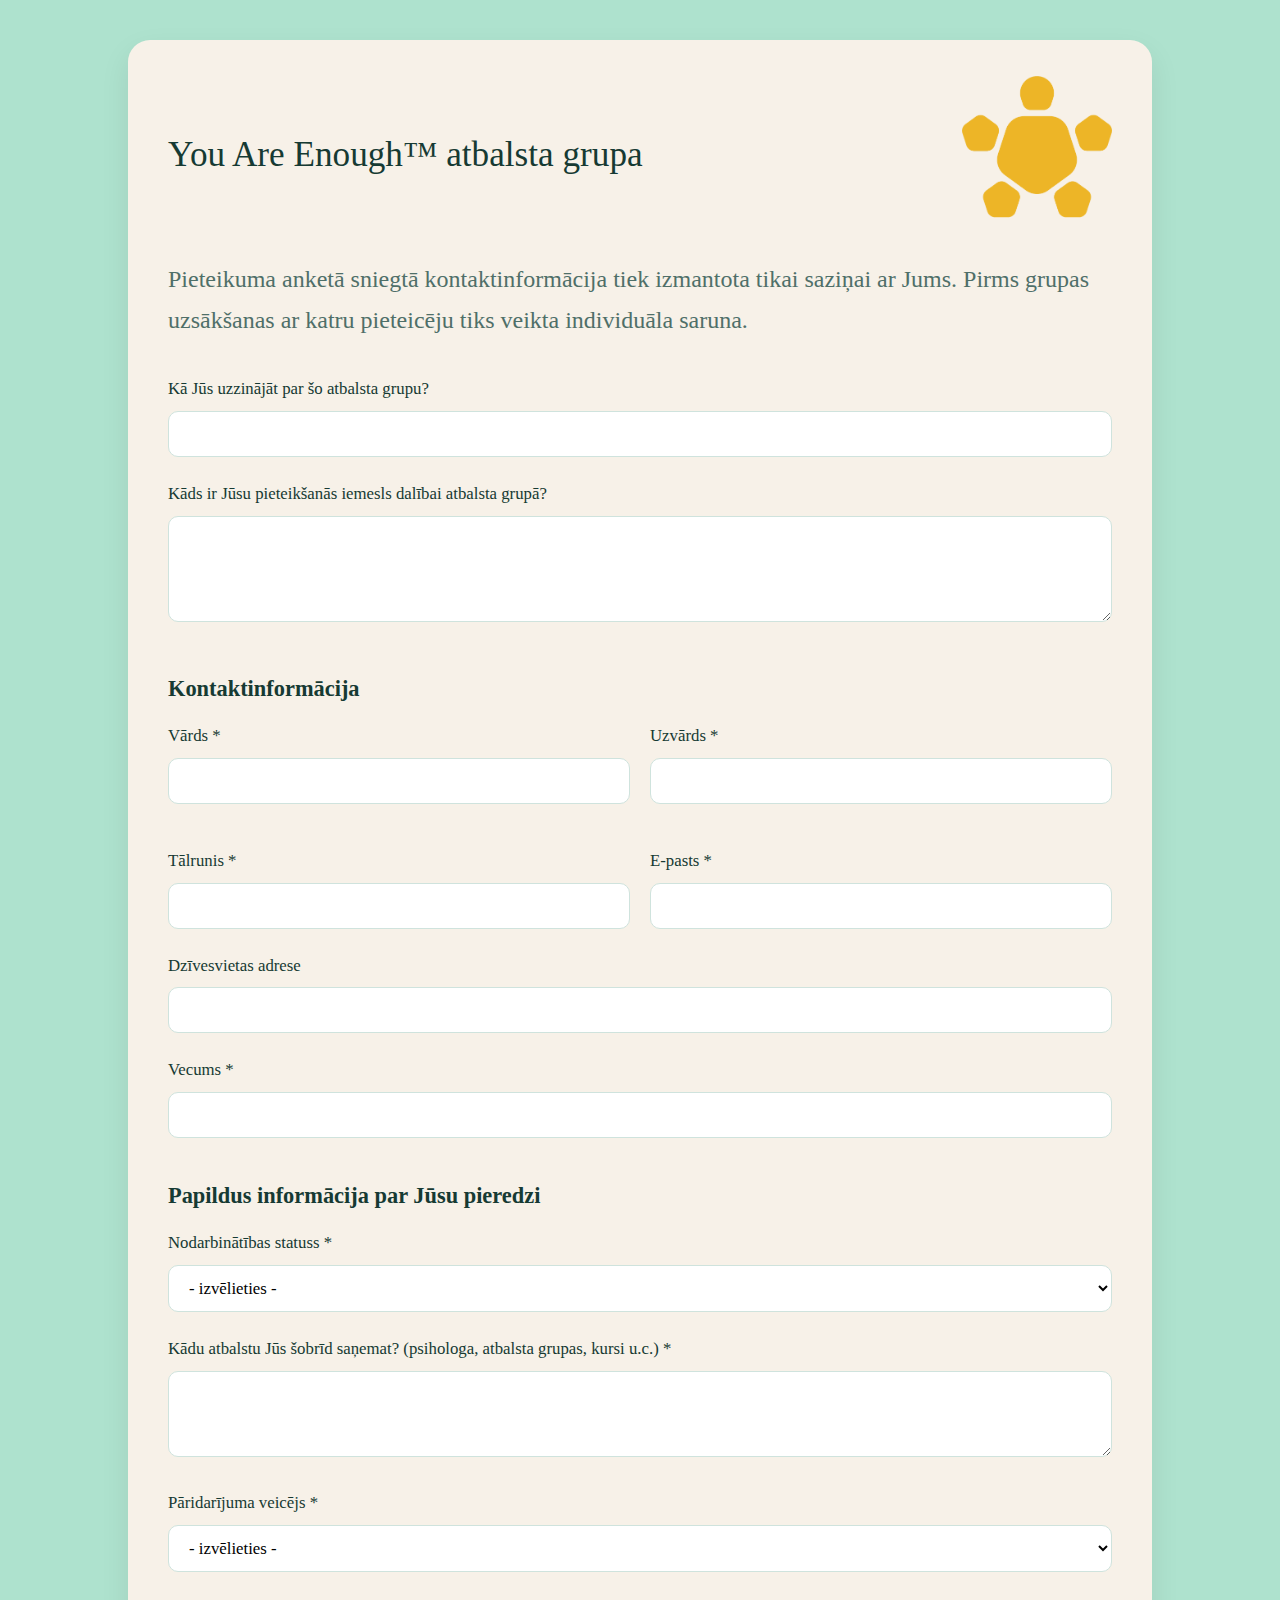
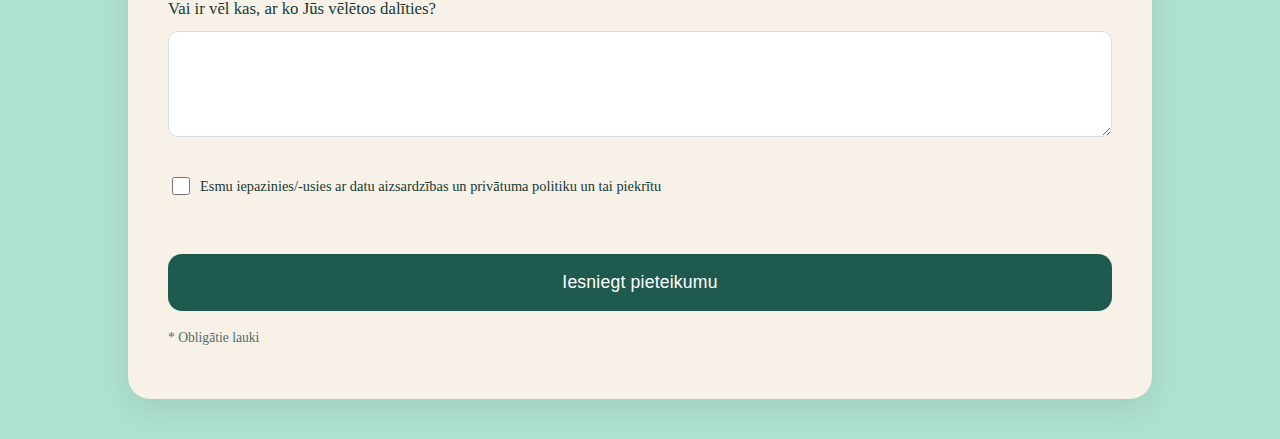
<file: index.html>
<!DOCTYPE html>
<html lang="lv">

<head>
    <meta charset="UTF-8" />
    <meta name="viewport" content="width=device-width, initial-scale=1.0" />
    <title>You Are Enough™ - Pieteikuma anketa</title>
    <link rel="stylesheet" href="style.css" />
</head>

<body>

    <div class="form-wrapper">

        <div class="header">
            <h1>You Are Enough™ atbalsta grupa</h1>

            <div class="logo">
                <img src="logo.png" alt="Bērna māja logo">
            </div>
        </div>

        <p class="intro">
            Pieteikuma anketā sniegtā kontaktinformācija tiek izmantota tikai saziņai ar Jums.
            Pirms grupas uzsākšanas ar katru pieteicēju tiks veikta individuāla saruna.
        </p>

        <form id="applicationForm">

            <label>
                Kā Jūs uzzinājāt par šo atbalsta grupu?
                <input type="text" name="source" />
            </label>

            <label>
                Kāds ir Jūsu pieteikšanās iemesls dalībai atbalsta grupā?
                <textarea name="reason" rows="4"></textarea>
            </label>

            <h2>Kontaktinformācija</h2>

            <div class="grid">
                <label>
                    Vārds *
                    <input type="text" name="firstName" required />
                </label>

                <label>
                    Uzvārds *
                    <input type="text" name="lastName" required />
                </label>

                <label>
                    Tālrunis *
                    <input type="tel" name="phone" required />
                </label>

                <label>
                    E-pasts *
                    <input type="email" name="email" required />
                </label>
            </div>

            <label>
                Dzīvesvietas adrese
                <input type="text" name="address" />
            </label>

            <label>
                Vecums *
                <input type="number" name="age" min="18" required />
            </label>

            <h2>Papildus informācija par Jūsu pieredzi</h2>
            <label>
                Nodarbinātības statuss *
                <select name="workStatus" required>
                    <option value="">- izvēlieties -</option>
                    <option>Darba ņēmējs</option>
                    <option>Pašnodarbinātais/uzņēmējs</option>
                    <option>Bezdarbnieks</option>
                    <option>Pensionārs</option>
                    <option>Students</option>
                    <option>Darbnespēja</option>
                    <option>Cits</option>
                </select>
            </label>

            <label>
                Kādu atbalstu Jūs šobrīd saņemat? (psihologa, atbalsta grupas, kursi u.c.) *
                <textarea name="currentSupport" rows="3" required></textarea>
            </label>

            <label>
                Pāridarījuma veicējs *
                <select name="offender" id="offenderSelect" required>
                    <option value="">- izvēlieties -</option>
                    <option value="Tuvs cilvēks">Cilvēks no ģimenes loka/tuvs cilvēks</option>
                    <option value="Persona no ārpuses">Persona ārpus ģimenes</option>
                    <option value="Interneta paziņa">Interneta paziņa</option>
                    <option value="Cits">Cits</option>
                </select>
            </label>

            <label id="offenderOtherWrapper" style="display: none;">
                Lūdzu, norādiet, kas tieši
                <input type="text" name="offenderOther" id="offenderOtherInput" placeholder="Norādiet" />
            </label>

            <label>
                Vai ir vēl kas, ar ko Jūs vēlētos dalīties?
                <textarea name="additionalInfo" rows="4"></textarea>
            </label>

            <label class="checkbox">
                <input type="checkbox" required />
                Esmu iepazinies/-usies ar datu aizsardzības un privātuma politiku un tai piekrītu
            </label>

            <button type="submit">Iesniegt pieteikumu</button>

            <p class="note">
                * Obligātie lauki
            </p>

        </form>

    </div>
    <script src="script.js"></script>
    <script src="iframe-resize.js"></script>
</body>

</html>
</file>
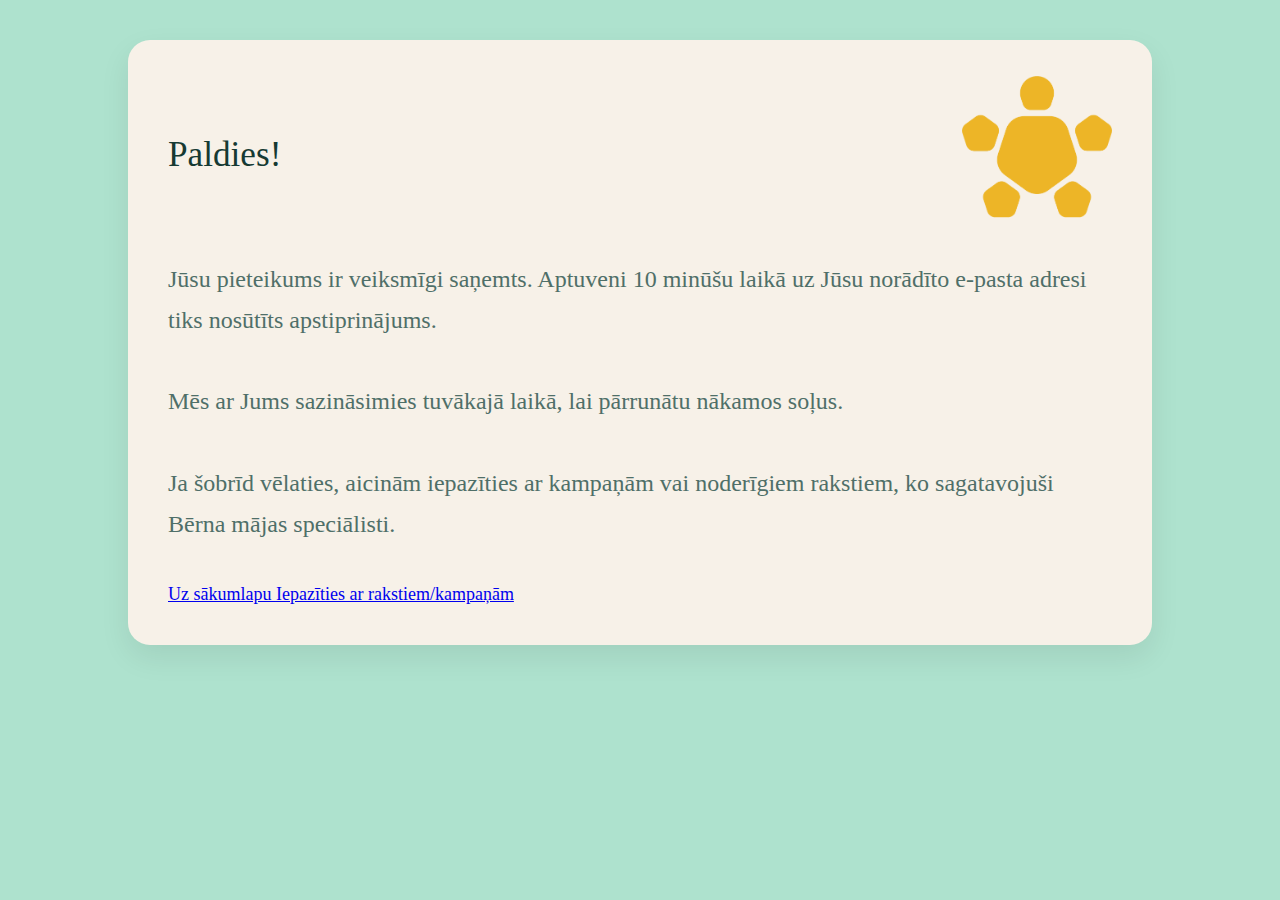
<file: thank-you.html>
<!DOCTYPE html>
<html lang="lv">

<head>
    <meta charset="UTF-8" />
    <meta name="viewport" content="width=device-width, initial-scale=1.0" />
    <title>Paldies – You Are Enough™</title>
    <link rel="stylesheet" href="style.css" />
</head>

<body>
    <div class="form-wrapper">

        <div class="header">
            <h1>Paldies!</h1>
            <div class="logo">
                <img src="logo.png" alt="Bērna māja logo">
            </div>
        </div>

        <p class="intro">

            Jūsu pieteikums ir veiksmīgi saņemts.
            Aptuveni 10 minūšu laikā uz Jūsu norādīto e-pasta adresi tiks nosūtīts apstiprinājums.

            <br><br>
            Mēs ar Jums sazināsimies tuvākajā laikā, lai pārrunātu nākamos soļus.

            <br><br>
            Ja šobrīd vēlaties, aicinām iepazīties ar kampaņām vai noderīgiem rakstiem, ko sagatavojuši Bērna mājas
            speciālisti.
        </p>


        <div class="thankyou-buttons">
            <a href="https://www.bernamaja.lv/" class="btn btn-secondary" target="_top">
                Uz sākumlapu
            </a>

            <a href="https://www.bernamaja.lv/resursi" class="btn btn-primary" target="_top">
                Iepazīties ar rakstiem/kampaņām
            </a>
        </div>


    </div>
    <script src="iframe-resize.js"></script>
</body>

</html>
</file>
<file: style.css>
:root {
    --bg-page: #AEE2CE;
    --bg-card: #F7F1E8;

    --text-main: #163a33;
    --text-muted: #4f6f68;

    --border-soft: #cfe3dd;

    --accent-dark: #163a33;
}

/* Reset */

* {
    box-sizing: border-box;
}

/* Page */

body {
    margin: 0;
    background: var(--bg-page);
    color: var(--text-main);
    font-family: Georgia, "Times New Roman", serif;
    font-size: 18px;
    line-height: 1.6;
}

/* Card */

.form-wrapper {
    max-width: 1024px;  
    margin: 40px auto;
    padding: 36px 40px;
    background: var(--bg-card);
    border-radius: 22px;
    box-shadow: 0 12px 30px rgba(0, 0, 0, 0.08);
}

.header {
    display: flex;
    align-items: center;
    justify-content: space-between;
    gap: 16px;
    margin-bottom: 24px;
}

.header h1 {
    margin: 0;
    font-size: 2.2rem;
    line-height: 1.25;
}

.logo img {
    max-width: 150px;
    opacity: 0.95;
    width: 100%;
    height: auto;
}

/* Headings */

h1 {
    font-size: 2.4rem;
    font-weight: 500;
    margin-bottom: 16px;
}

h2 {
    margin-top: 40px;
    margin-bottom: 16px;
    font-size: 1.4rem;
}

/* Intro */

.intro {
    font-size: 1.5rem;
    color: var(--text-muted);
    margin-bottom: 36px;
    line-height: 1.7;
}

/* Labels & fields */

label {
    display: block;
    margin-bottom: 24px;
    font-size: 1.05rem;
}

input,
textarea,
select {
    width: 100%;
    margin-top: 8px;
    padding: 12px 16px;
    border-radius: 10px;
    border: 1px solid var(--border-soft);
    font-family: Georgia, "Times New Roman", serif;
    font-size: 1.05rem;
    background: #fff;
}

input:focus,
textarea:focus,
select:focus {
    outline: none;
    border-color: var(--accent-dark);
    box-shadow: 0 0 0 3px rgba(22, 58, 51, 0.15);
}

/* Grid */

.grid {
    display: grid;
    grid-template-columns: 1fr 1fr;
    gap: 20px;
}

/* Checkbox */

.checkbox {
  display: grid;
  grid-template-columns: 20px 1fr;
  gap: 12px;
  align-items: center;

  margin-top: 28px;
  font-size: 0.9rem;
  line-height: 1.4;
}

.checkbox label {
  line-height: 1.35;
}

.checkbox input {
    margin-top: 4px;
    width: 18px;
    height: 18px;
    accent-color: #1f5a4f;
}


/* Button */

button {
    margin-top: 32px;
    padding: 18px 20px;
    width: 100%;
    border-radius: 14px;
    border: none;

    background: #1f5a4f;
    color: #ffffff;

    font-size: 1.1rem;
    font-weight: 500;
    letter-spacing: 0.2px;

    cursor: pointer;
    transition: background 0.2s ease, transform 0.1s ease;
}

button:hover {
    background: #184a41;
}

button:active {
    transform: scale(0.98);
}

button:disabled {
    background: #9bbfb8;
    cursor: not-allowed;
}

/* Note */

.note {
    font-size: 0.85rem;
    color: var(--text-muted);
    margin-top: 16px;
}

/* Mobile */

@media (max-width: 640px) {
    .form-wrapper {
        margin: 16px;  
        padding: 24px 16px 32px;
    }

    button {
        font-size: 1rem;
    }

    .grid {
        grid-template-columns: 1fr;
    }

    h1 {
        font-size: 1.6rem;
    }

    h2 {
        font-size: 1.2rem;
    }

    .logo img {
        max-width: 110px;
    }
}
</file>
